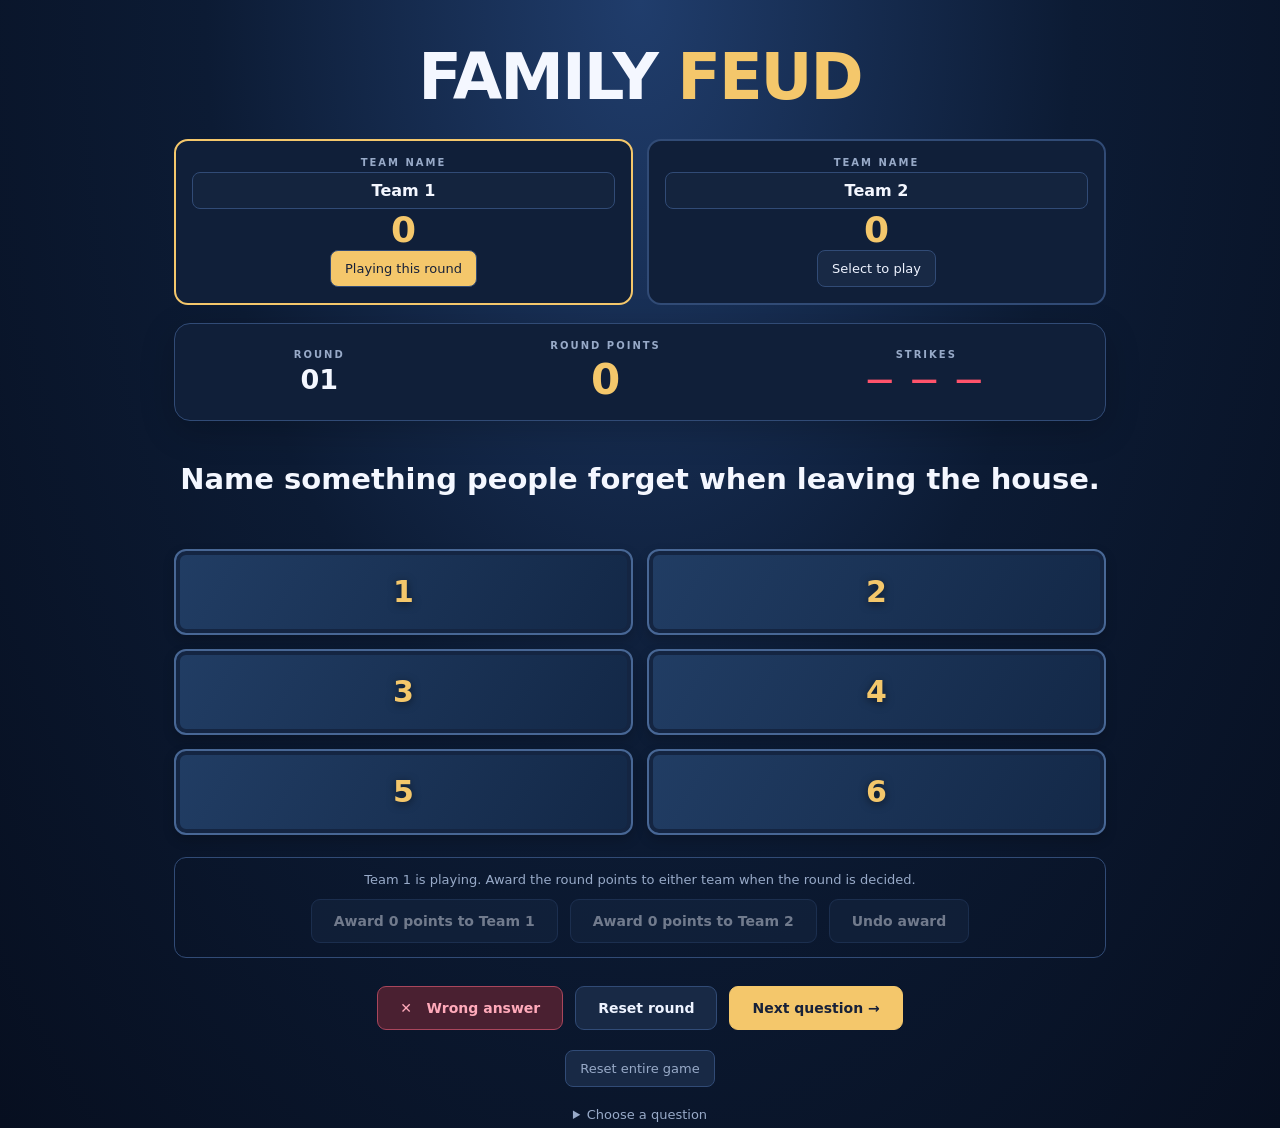
<file: index.html>
<!doctype html>
<html lang="en">
<head>
<meta charset="utf-8">
<meta name="viewport" content="width=device-width, initial-scale=1">
<title>Family Feud • Game Night</title>
<link rel="stylesheet" href="styles.css">
<script src="questions.js" defer></script>
<script src="game.js" defer></script>
</head>
<body>
<header><h1>Family <em>Feud</em></h1></header>
<main>
<section class="teams" aria-label="Team scores">
<div class="team-panel" id="team-panel-0"><label class="label" for="team-name-0">TEAM NAME</label><input class="team-name" id="team-name-0" type="text" maxlength="40" value="Team 1" placeholder="Team 1" autocomplete="off"><strong id="team-score-0" aria-live="polite">0</strong><button id="play-0" aria-pressed="true">Playing this round</button></div>
<div class="team-panel" id="team-panel-1"><label class="label" for="team-name-1">TEAM NAME</label><input class="team-name" id="team-name-1" type="text" maxlength="40" value="Team 2" placeholder="Team 2" autocomplete="off"><strong id="team-score-1" aria-live="polite">0</strong><button id="play-1" aria-pressed="false">Select to play</button></div>
</section>
<section class="dashboard" aria-label="Round information">
<div><span class="label">ROUND</span><strong id="round-number">01</strong></div>
<div class="score"><span class="label">ROUND POINTS</span><strong id="score" aria-live="polite">0</strong></div>
<div><span class="label">STRIKES</span><strong id="strikes" aria-label="0 of 3 strikes">— — —</strong></div>
</section>
<section class="question-panel"><h2 id="question"></h2><p id="status" aria-live="polite"></p></section>
<section id="board" class="board" aria-label="Survey answers"></section>
<section class="award-panel" aria-label="Award round points">
<p id="award-status" aria-live="polite">Select the team playing, then award the round points to the winner.</p>
<div class="controls"><button id="award-0">Award points to Team 1</button><button id="award-1">Award points to Team 2</button><button id="undo-award" disabled>Undo award</button></div>
</section>
<div class="controls"><button id="wrong" class="wrong">✕ &nbsp; Wrong answer</button><button id="reset">Reset round</button><button id="next" class="next">Next question →</button></div>
<div class="game-reset"><button id="reset-game">Reset entire game</button></div>
<details><summary>Choose a question</summary><label for="question-select">Jump to round</label><select id="question-select"></select></details>
<p id="error" role="alert" hidden></p>
</main>
<dialog id="strike-overlay" aria-labelledby="strike-title"><button id="dismiss-strikes" class="overlay-content"><span id="strike-title" class="eyebrow">WRONG ANSWER</span><span id="overlay-xs" class="big-xs"></span><span id="overlay-message"></span></button></dialog>
</body>
</html>
</file>
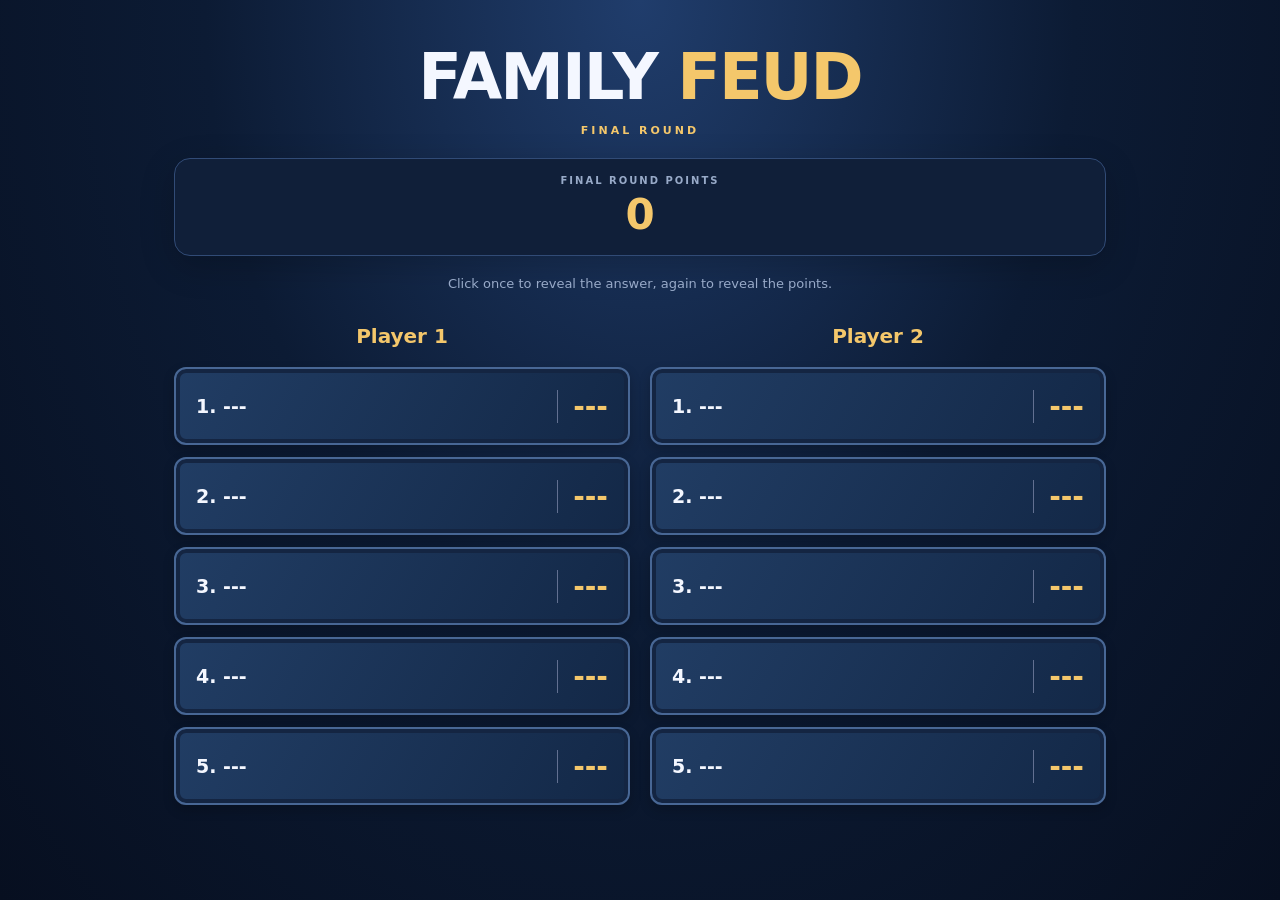
<file: final.html>
<!DOCTYPE html>
<html lang="en">
<head>
<meta charset="UTF-8">
<meta name="viewport" content="width=device-width, initial-scale=1">
<title>Family Feud - Final Round (2 Player)</title>
<link rel="stylesheet" href="styles.css">
</head>
<body class="final-page">
<header><h1>Family <em>Feud</em></h1><span class="eyebrow">FINAL ROUND</span></header>
<main>
<section class="dashboard"><div class="score"><span class="label">FINAL ROUND POINTS</span><strong id="totalPoints" aria-live="polite">0</strong></div></section>
<div id="instructions">Click once to reveal the answer, again to reveal the points.</div>

<p id="error" role="alert" hidden></p>
<div id="board">
  <div class="player" id="player1">
    <h2>Player 1</h2>
  </div>
  <div class="player" id="player2">
    <h2>Player 2</h2>
  </div>
</div>

</main>
<script src="final-questions.js"></script>
<script>
  const questions = window.FEUD_FINAL_QUESTIONS;
  const validAnswer = item => item && typeof item.answer === "string" && item.answer.trim() &&
    Number.isFinite(item.points) && item.points >= 0;
  const valid = Array.isArray(questions) && questions.length > 0 && questions.every(item =>
    item && typeof item.question === "string" && item.question.trim() &&
    validAnswer(item.player1) && validAnswer(item.player2));

  let total = 0;
  const totalDisplay = document.getElementById("totalPoints");
  const p1Container = document.getElementById("player1");
  const p2Container = document.getElementById("player2");

  function renderPlayer(container, answers, prefix) {
    // remove old rows but keep header
    container.querySelectorAll(".row").forEach(el => el.remove());

    answers.forEach((item, i) => {
      const row = document.createElement("div");
      row.className = "row";
      row.setAttribute("role", "button");
      row.tabIndex = 0;
      row.setAttribute("aria-label", `Question ${i + 1}: reveal answer`);
      row.dataset.state = "hidden"; // hidden → answer → points
      row.dataset.answer = item.answer;
      row.dataset.points = item.points;
      row.dataset.prefix = prefix;

      row.innerHTML = `
        <div class="answer">${i + 1}. ---</div>
        <div class="points">---</div>
      `;

      row.onclick = () => advanceReveal(row);
      row.onkeydown = event => {
        if (event.key === "Enter" || event.key === " ") {
          event.preventDefault();
          advanceReveal(row);
        }
      };
      container.appendChild(row);
    });
  }

  function advanceReveal(row) {
    const state = row.dataset.state;
    if (state === "hidden") {
      row.querySelector(".answer").textContent = row.dataset.answer;
      row.dataset.state = "answer";
      row.setAttribute("aria-label", `${row.dataset.answer}: reveal points`);
      row.classList.add("revealed-answer");
    } else if (state === "answer") {
      row.querySelector(".points").textContent = row.dataset.points;
      row.dataset.state = "points";
      row.setAttribute("aria-label", `${row.dataset.answer}, ${row.dataset.points} points`);
      row.classList.remove("revealed-answer");
      row.classList.add("revealed-points");
      total += Number(row.dataset.points);
      updateTotal();
    }
  }

  function renderBoard() {
    total = 0;
    updateTotal();
    renderPlayer(p1Container, questions.map(item => item.player1), "p1");
    renderPlayer(p2Container, questions.map(item => item.player2), "p2");
  }


  function updateTotal() {
    totalDisplay.textContent = total;
  }

  if (valid) {
    renderBoard();
  } else {
    const error = document.getElementById("error");
    error.hidden = false;
    error.textContent = "Check final-questions.js: each entry needs a question and player1/player2 answers with nonnegative numeric points.";
  }
</script>
</body>
</html>
</file>
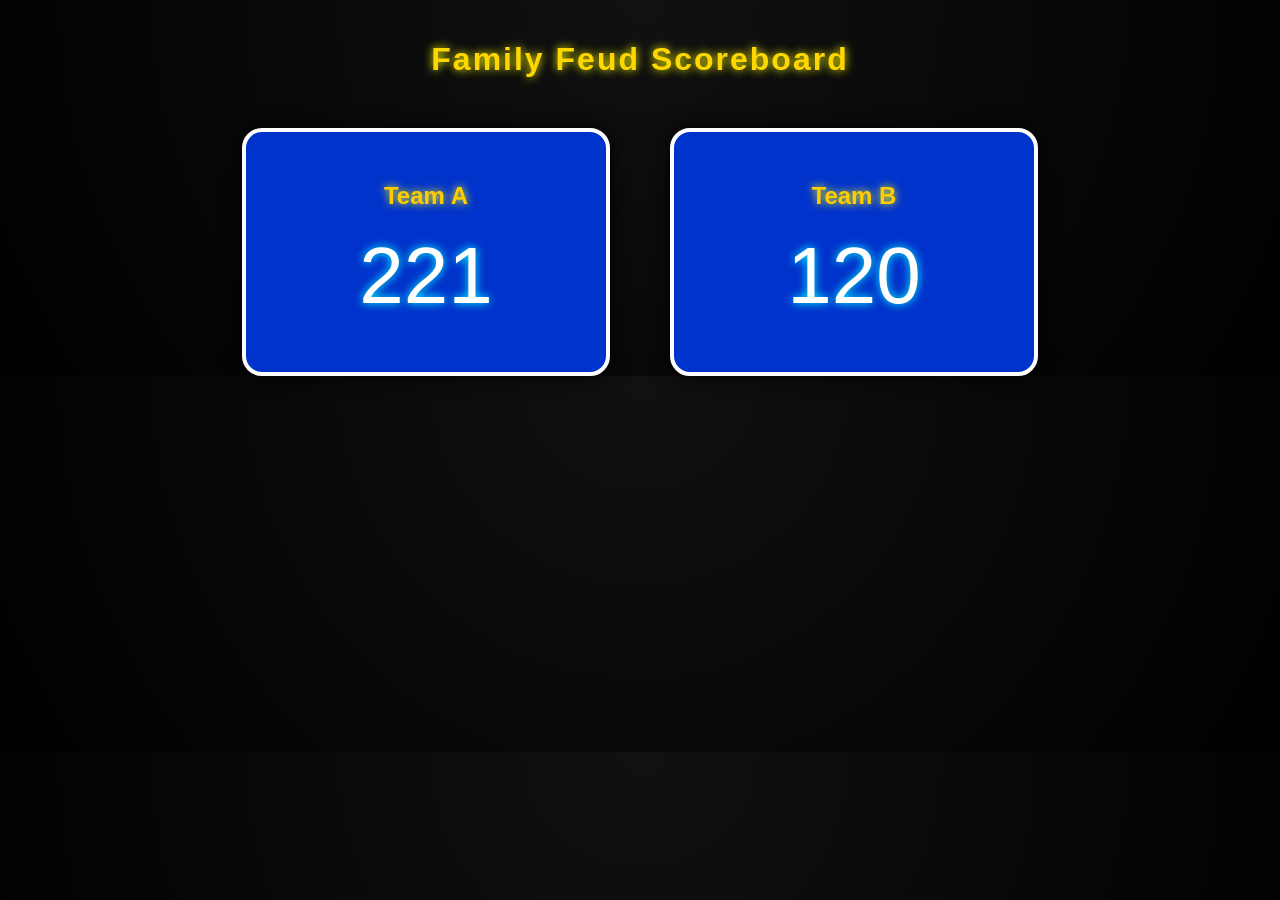
<file: score.html>
<!DOCTYPE html>
<html lang="en">
<head>
<meta charset="UTF-8">
<title>Family Feud Scoreboard</title>
<style>
  body {
    background: radial-gradient(circle at top, #111 0%, #000 100%);
    color: white;
    font-family: 'Arial Black', sans-serif;
    text-align: center;
    margin: 0;
    padding: 0;
  }

  h1 {
    padding-top: 20px;
    color: gold;
    letter-spacing: 2px;
    text-shadow: 0 0 10px #ff0;
  }

  #scoreboard {
    display: flex;
    justify-content: center;
    gap: 60px;
    margin-top: 50px;
  }

  .team {
    background: #0033cc;
    border: 4px solid white;
    border-radius: 20px;
    padding: 30px;
    width: 300px;
    box-shadow: 0 0 20px #000;
  }

  .team h2 {
    color: #ffcc00;
    margin-bottom: 20px;
    text-shadow: 0 0 8px #ff0;
  }

  .score {
    font-size: 80px;
    margin: 20px 0;
    text-shadow: 0 0 10px #00ffff;
  }

  button {
    background: red;
    color: white;
    border: none;
    border-radius: 10px;
    font-size: 22px;
    padding: 10px 20px;
    margin: 5px;
    cursor: pointer;
    transition: 0.2s;
  }

  button:hover {
    background: darkred;
  }

  #controls {
    margin-top: 40px;
  }

  #controls button {
    background: gold;
    color: black;
  }

  #controls button:hover {
    background: orange;
  }
</style>
</head>
<body>
<h1>Family Feud Scoreboard</h1>

<div id="scoreboard">
  <div class="team" id="teamA">
    <h2>Team A</h2>
    <div class="score" id="scoreA">221</div>
  </div>

  <div class="team" id="teamB">
    <h2>Team B</h2>
    <div class="score" id="scoreB">120</div>
  </div>
</div>

</body>
</html>
</file>
<file: styles.css>
:root{color-scheme:dark;--gold:#f4c76b;--muted:#98aac8;--border:#314b76;--red:#ff536b;font-family:system-ui,-apple-system,BlinkMacSystemFont,"Segoe UI",sans-serif}
*{box-sizing:border-box}body{margin:0;min-height:100vh;color:#f4f7ff;background:radial-gradient(ellipse at 50% 0,#203d6c 0,#0c1b34 48%,#070f20 100%)}header{text-align:center;padding:35px 16px 20px}.eyebrow{font-size:11px;letter-spacing:3px;font-weight:800;color:var(--gold)}h1{font-size:clamp(40px,6vw,64px);margin:5px 0;letter-spacing:-2px;text-transform:uppercase;font-weight:900}h1 em{font-style:normal;color:var(--gold)}header p{margin:0;color:var(--muted);letter-spacing:2px}main{max-width:980px;margin:auto;padding:0 24px}.dashboard{display:flex;justify-content:space-around;align-items:center;border:1px solid var(--border);border-radius:16px;background:#101f39;padding:16px;text-align:center;box-shadow:0 10px 35px #0003}.label{display:block;font-size:10px;font-weight:700;letter-spacing:2px;color:var(--muted);margin-bottom:4px}.dashboard strong{font-size:27px;font-variant-numeric:tabular-nums}.score strong{font-size:42px;color:var(--gold)}#strikes{color:var(--red);letter-spacing:4px}.question-panel{text-align:center;padding:30px 0 22px}h2{font-size:clamp(20px,3vw,29px);margin:10px 0;line-height:1.3}#status{color:var(--muted);font-size:13px;min-height:18px;margin:0}.board{display:grid;grid-template-columns:repeat(2,minmax(0,1fr));gap:14px}button,select{font:inherit}button{cursor:pointer}button:focus-visible,select:focus-visible,summary:focus-visible{outline:3px solid var(--gold);outline-offset:5px}.answer-card{height:86px;padding:0;border:0;background:none;perspective:1000px;color:#fff}.card-inner{display:block;position:relative;width:100%;height:100%;transition:transform .55s;transform-style:preserve-3d}.revealed .card-inner{transform:rotateX(180deg)}.card-front,.card-back{position:absolute;inset:0;display:flex;align-items:center;justify-content:center;backface-visibility:hidden;border-radius:12px;border:2px solid #486795;background:linear-gradient(120deg,#213d64,#132847);box-shadow:inset 0 0 0 4px #142542,0 5px 12px #0003}.card-front{font-size:30px;font-weight:800;color:var(--gold);text-shadow:0 2px 8px #0008}.answer-card:hover .card-front{border-color:var(--gold)}.card-back{transform:rotateX(180deg);justify-content:space-between;padding:14px 20px;border-color:var(--gold);font-size:19px;font-weight:700;text-align:left;gap:10px}.card-back strong{color:var(--gold);border-left:1px solid #627091;padding-left:15px;font-size:28px}.controls{display:flex;justify-content:center;gap:12px;flex-wrap:wrap;margin:28px 0 20px}.controls button{border:1px solid var(--border);background:#182945;color:#eef3ff;padding:13px 22px;border-radius:9px;font-size:14px;font-weight:700}.controls .wrong{background:#4a2031;border-color:#a9465c;color:#ffaaba}.controls .next{background:var(--gold);border-color:var(--gold);color:#172139}button:disabled{opacity:.45;cursor:default}.controls button:hover:not(:disabled){filter:brightness(1.15)}details{max-width:600px;margin:auto;color:var(--muted);font-size:13px}summary{text-align:center;cursor:pointer;padding:6px}details label{display:block;margin:14px 0 5px}select{width:100%;padding:12px;background:#14243e;color:white;border:1px solid var(--border);border-radius:8px}footer{text-align:center;color:#7084a5;font-size:10px;letter-spacing:1.5px;padding:30px 15px}footer span{padding:0 8px;color:var(--gold)}dialog{padding:0;border:0;width:100vw;max-width:none;height:100vh;max-height:none;background:#080f20e8;color:white}dialog::backdrop{background:#020610aa;backdrop-filter:blur(7px)}.overlay-content{width:100%;height:100%;background:transparent;border:0;color:#b6c2d8;display:flex;flex-direction:column;align-items:center;justify-content:center;gap:30px;padding:20px}.big-xs{color:var(--red);font-size:clamp(70px,19vw,220px);font-weight:900;text-shadow:0 0 50px #ff334455;white-space:nowrap}.overlay-content .eyebrow{color:#ffaaba}#error{padding:20px;border:1px solid var(--red);border-radius:10px;color:#ffaaba}@media(max-width:600px){main{padding:0 14px}header{padding-top:24px}.board{grid-template-columns:1fr;gap:10px}.answer-card{height:70px}.question-panel{padding:22px 0}.dashboard{padding:12px}.dashboard strong{font-size:22px}.score strong{font-size:34px}.controls{gap:8px}.controls button{padding:12px 14px}#strikes{letter-spacing:1px}.card-back{font-size:17px}}@media(prefers-reduced-motion:reduce){.card-inner{transition:none}}

.teams{display:grid;grid-template-columns:1fr 1fr;gap:14px;margin-bottom:18px}.team-panel{background:#101f39;border:2px solid var(--border);border-radius:14px;padding:16px;text-align:center}.team-panel.active{border-color:var(--gold)}.team-panel strong{display:block;font-size:36px;color:var(--gold);font-variant-numeric:tabular-nums}.team-panel button,.game-reset button{border:1px solid var(--border);border-radius:8px;background:#182945;color:#eef3ff;padding:10px 14px;font:inherit;font-size:13px;cursor:pointer}.team-panel button[aria-pressed=true]{background:var(--gold);color:#172139}.award-panel{margin-top:22px;border:1px solid var(--border);border-radius:12px;padding:14px;text-align:center}.award-panel p{color:var(--muted);font-size:13px;margin:0}.award-panel .controls{margin:12px 0 0}.game-reset{text-align:center;margin:0 0 14px}.game-reset button{color:var(--muted)}

.team-name{display:block;width:100%;min-width:0;text-align:center;color:#f4f7ff;background:#14243e;border:1px solid var(--border);border-radius:8px;padding:8px;font:inherit;font-weight:700}.team-name:focus-visible{outline:3px solid var(--gold);outline-offset:3px}.award-panel button{overflow-wrap:anywhere;max-width:100%}.final-page #instructions{text-align:center;color:var(--muted);font-size:13px;margin:20px 0}.final-page #board{display:grid;grid-template-columns:repeat(2,minmax(0,1fr));gap:20px;margin-bottom:30px}.final-page .player{min-width:0}.final-page .player h2{text-align:center;color:var(--gold);font-size:20px;margin:12px 0 18px}.final-page .row{display:grid;grid-template-columns:minmax(0,1fr) auto;gap:15px;align-items:center;min-height:78px;padding:16px 20px;margin:12px 0;border:2px solid #486795;border-radius:12px;background:linear-gradient(120deg,#213d64,#132847);box-shadow:inset 0 0 0 4px #142542,0 5px 12px #0003;cursor:pointer;font-size:19px;font-weight:700}.final-page .row:hover,.final-page .row.revealed-answer{border-color:var(--gold)}.final-page .row.revealed-points{border-color:var(--gold);background:#203755}.final-page .row:focus-visible{outline:3px solid var(--gold);outline-offset:4px}.final-page .answer{overflow-wrap:anywhere}.final-page .points{color:var(--gold);font-size:28px;border-left:1px solid #627091;padding-left:15px}@media(max-width:600px){.final-page #board{grid-template-columns:1fr;gap:10px}.final-page .row{min-height:70px}}
</file>
